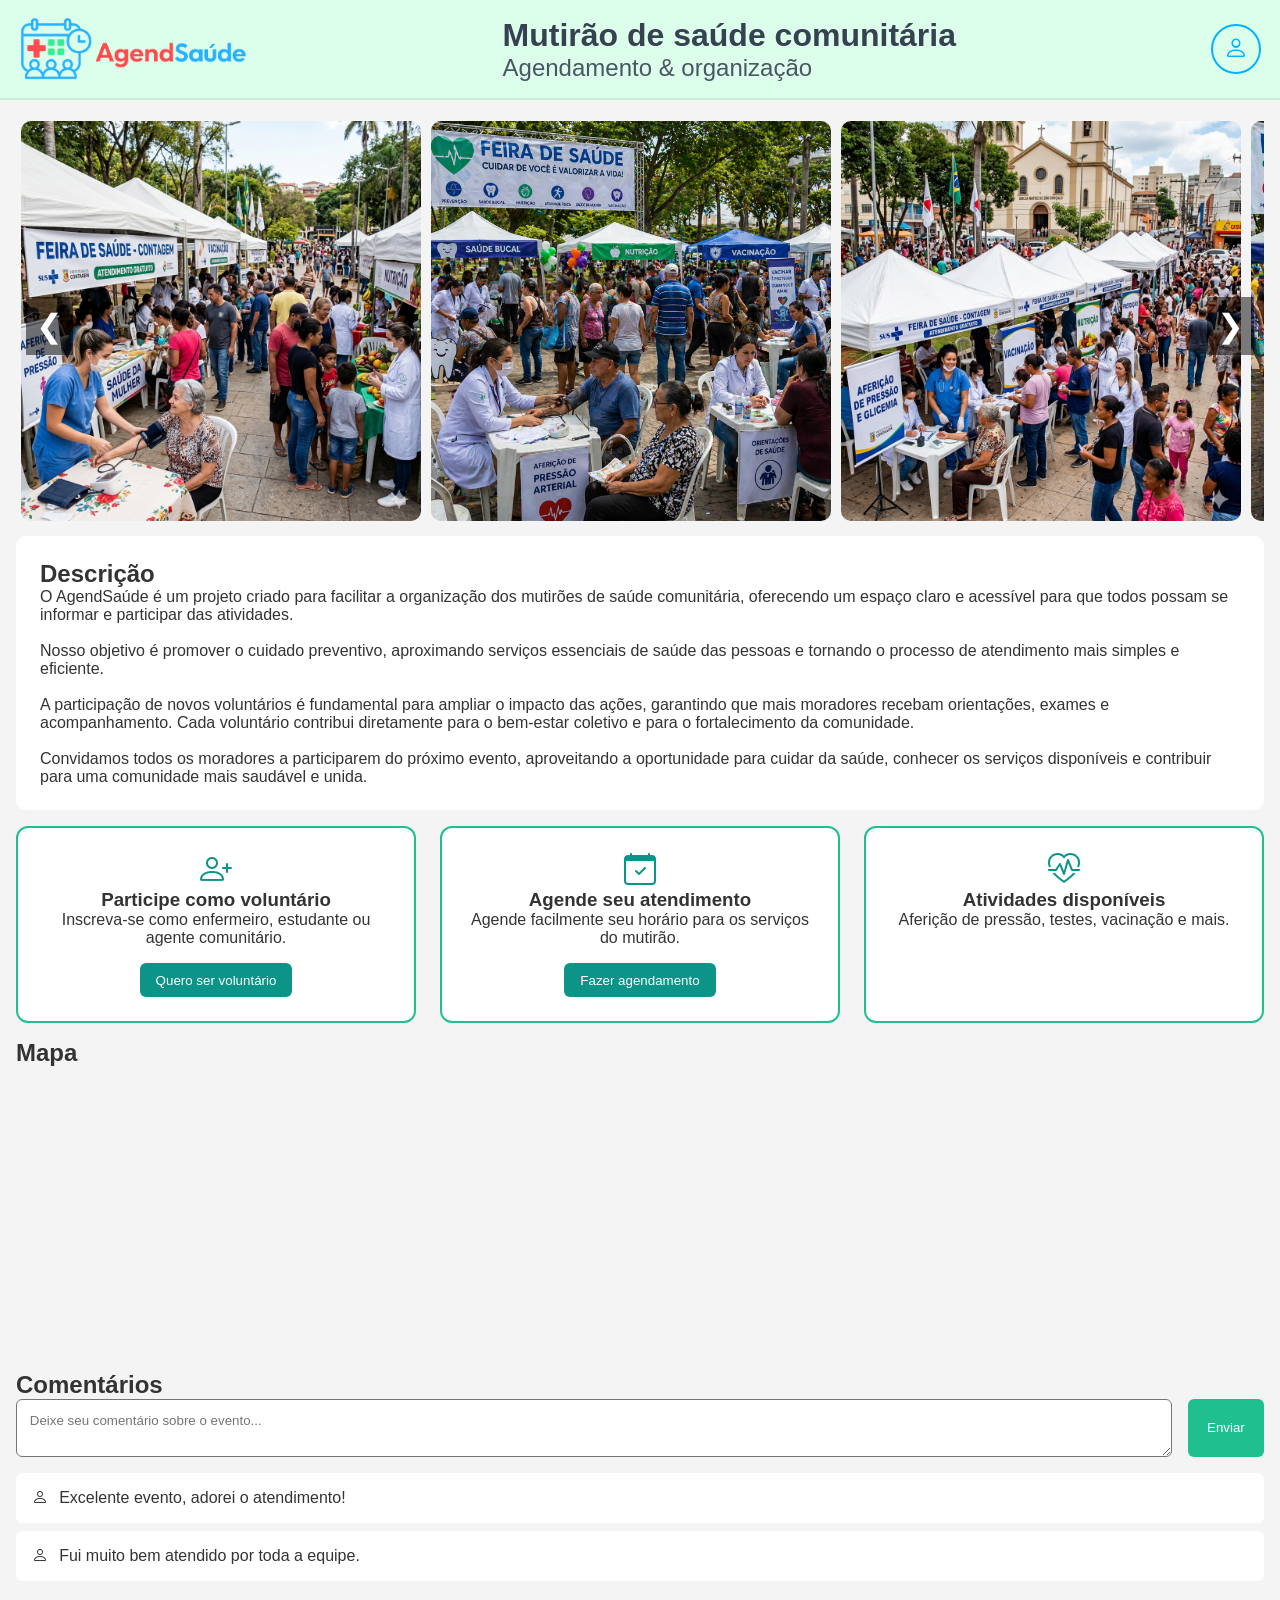
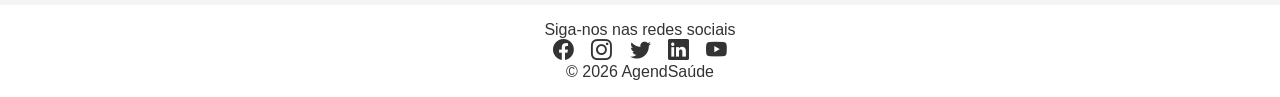
<file: Projeto_integrador-main atual/src/index.html>
<!DOCTYPE html>
<html lang="pt-BR">
<head>
  <meta charset="UTF-8" />
  <meta name="viewport" content="width=device-width, initial-scale=1.0" />
  <title>AgendSaúde | Mutirão de Saúde Comunitária</title>

  <link rel="stylesheet" href="css/style.css" />
  <script defer src="js/scripyt.js"></script>

  <!-- Ícones -->
  <link rel="stylesheet" href="https://cdn.jsdelivr.net/npm/bootstrap-icons/font/bootstrap-icons.css">
</head>
<body>
  <!-- HEADER -->
  <header class="banner">
      <!-- LOGO -->
       <a href="#">
        <div class="logo">
          <img src="img/Logo png.png" alt="Ícone AgendSaúde">
        </div>
       </a>
      <!-- TÍTULO -->
      <div class="titulo">
        <h1>Mutirão de saúde comunitária</h1>
        <p>Agendamento & organização</p>
      </div>
     <!-- PERFIL -->
<a href="../src/pages/Login.html" class="perfil">
  <i class="bi bi-person"></i>
</a>
  </header>
  <!-- CONTEÚDO PRINCIPAL -->
  <main>
    <!-- HERO / CARROSSEL -->

    <section class="carousel" aria-label="Galeria de imagens">
    
      <button class="carousel-btn prev" aria-label="Imagem anterior">&#10094;</button>
  
      <div class="carousel-track-container">
        <ul class="carousel-track">
          <li class="carousel-slide current"><img src="img/feira1.png" alt="Imagem 1"></li>
          <li class="carousel-slide"><img src="img/feira2.png" alt="Imagem 2"></li>
          <li class="carousel-slide"><img src="img/feira3.png" alt="Imagem 3"></li>
          <li class="carousel-slide"><img src="img/feira4.png" alt="Imagem 4"></li>
          <li class="carousel-slide"><img src="img/feira5.png" alt="Imagem 5"></li>
          <li class="carousel-slide"><img src="img/feira6.png" alt="Imagem 6"></li>
          <li class="carousel-slide"><img src="img/feira7.png" alt="Imagem 7"></li>
          <li class="carousel-slide"><img src="img/feira8.png" alt="Imagem 8"></li>
          <li class="carousel-slide"><img src="img/feira9.png" alt="Imagem 9"></li>
          <li class="carousel-slide"><img src="img/feira10.png" alt="Imagem 10"></li>
        </ul>
      </div>
  
      <button class="carousel-btn next" aria-label="Próxima imagem">&#10095;</button>
  
    </section>

    <!-- DESCRIÇÃO -->
    <section id="descricao" class="descricao">
      <h2>Descrição</h2>
      <article>
        <p>
          O AgendSaúde é um projeto criado para facilitar a organização dos 
          mutirões de saúde comunitária, oferecendo um espaço claro e acessível 
          para que todos possam se informar e participar das atividades. <br><br>
        </p>
        <p>
          Nosso objetivo é promover o cuidado preventivo, 
          aproximando serviços essenciais  de saúde das pessoas e 
          tornando o processo de atendimento mais simples e eficiente. <br><br>
        </p>
        <p>
          A participação de novos voluntários é fundamental para ampliar o impacto das ações,  
          garantindo que mais moradores recebam orientações, exames e acompanhamento. 
          Cada voluntário contribui diretamente para o bem-estar coletivo e para o fortalecimento 
          da  comunidade. <br><br>
        </p>
        <p>
          Convidamos todos os moradores a participarem do próximo evento, 
          aproveitando a  oportunidade para cuidar da saúde, conhecer os 
          serviços disponíveis e contribuir para uma comunidade mais saudável e unida.
        </p>
      </article>
    </section>

    <!-- AÇÕES -->
    <section id="acoes" class="acoes">
      <article class="card">
        <i class="bi bi-person-plus"></i>
        <h3>Participe como voluntário</h3>
        <p>Inscreva-se como enfermeiro, estudante ou agente comunitário.</p>
        <a href="./pages/voluntario.html">
          <button>Quero ser voluntário</button>
        </a>
      </article>

      <article class="card destaque">
        <i class="bi bi-calendar-check"></i>
        <h3>Agende seu atendimento</h3>
        <p>Agende facilmente seu horário para os serviços do mutirão.</p>
        <a href="./pages/participantes.html">
          <button>Fazer agendamento</button>
        </a>
      </article>

      <article class="card">
        <i class="bi bi-heart-pulse"></i>
        <h3>Atividades disponíveis</h3>
        <p>Aferição de pressão, testes, vacinação e mais.</p>
      </article>
    </section>

    <!-- MAPA -->
    <section id="mapa" class="mapa">
      <h2>Mapa</h2>
      <iframe
      src="https://www.google.com/maps?q=Paróquia+São+Gonçalo+Contagem+MG&output=embed"
        loading="lazy"
        referrerpolicy="no-referrer-when-downgrade">
      </iframe>
    </section>

    <!-- COMENTÁRIOS -->
    <section id="comentarios" class="comentarios">
      <h2>Comentários</h2>

      <form id="formComentario">
        <textarea id="mensagem" placeholder="Deixe seu comentário sobre o evento..." required></textarea>
        <button type="submit">Enviar</button>
      </form>

      <div class="lista-comentarios">
        <article class="comentario">
          <i class="bi bi-person"></i>
          <p>Excelente evento, adorei o atendimento!</p>
        </article>

        <article class="comentario">
          <i class="bi bi-person"></i>
          <p>Fui muito bem atendido por toda a equipe.</p>
        </article>
      </div>
    </section>

  </main>

  <!-- FOOTER -->
  <footer class="footer">
    <p>Siga-nos nas redes sociais</p>
    <div class="redes">
      <i class="bi bi-facebook"></i>
      <i class="bi bi-instagram"></i>
      <i class="bi bi-twitter"></i>
      <i class="bi bi-linkedin"></i>
      <i class="bi bi-youtube"></i>
    </div>
    <span>© 2026 AgendSaúde</span>
  </footer>

</body>
</html>
</file>
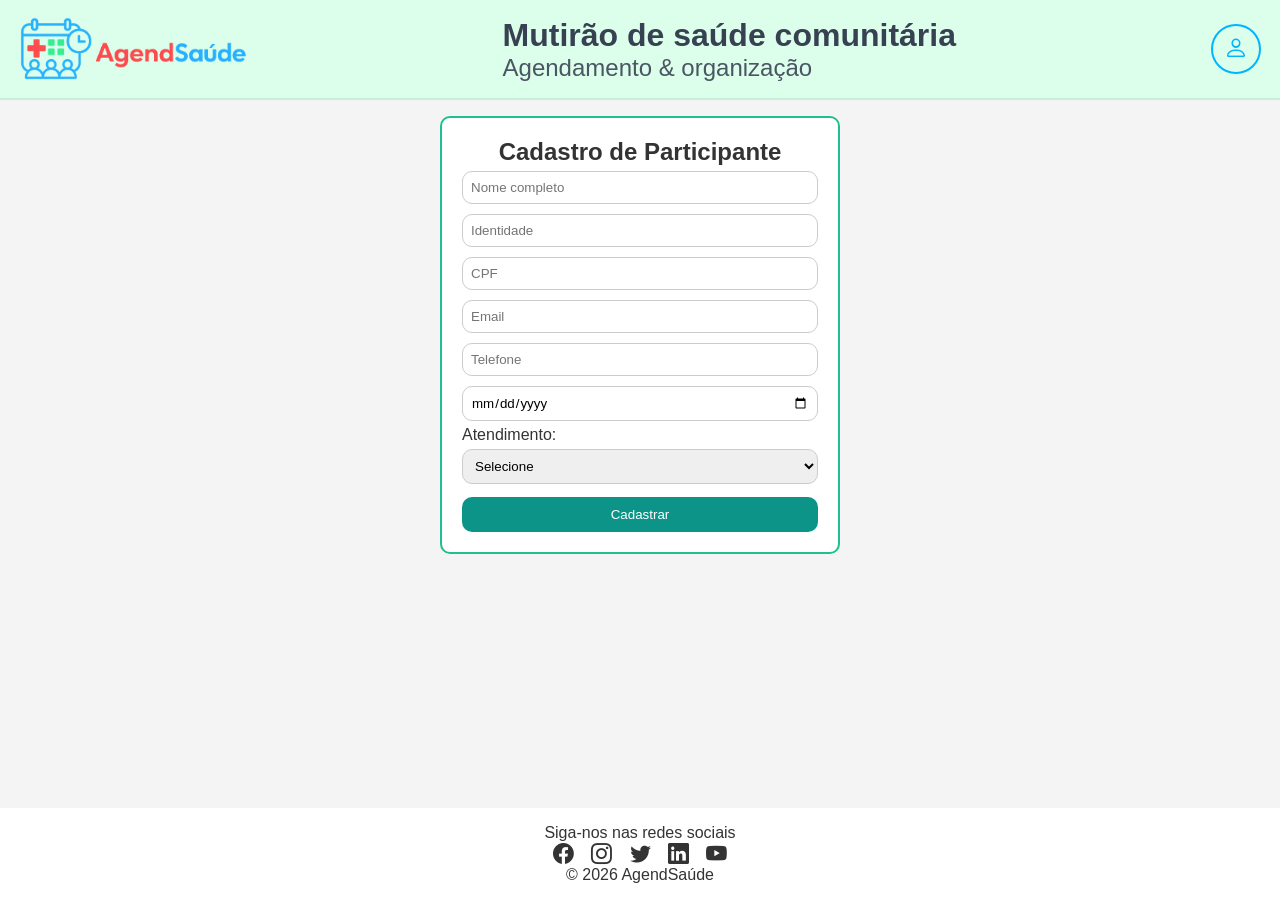
<file: Projeto_integrador-main atual/src/pages/participantes.html>
<!DOCTYPE html>
<html lang="pt-BR">
<head>
  <meta charset="UTF-8" />
  <meta name="viewport" content="width=device-width, initial-scale=1.0" />
  <title>AgendSaúde | Mutirão de Saúde Comunitária</title>
  <link rel="stylesheet" href="../css/voluntario.css">
  <script defer src="../js/voluntario.js"></script>

  <!-- Ícones -->
  <link rel="stylesheet" href="https://cdn.jsdelivr.net/npm/bootstrap-icons/font/bootstrap-icons.css">
<body>
  <!-- HEADER -->
  <header class="banner">
      <!-- LOGO -->
      <a href="../index.html">
        <div class="logo">
          <img src="../img/Logo png.png" alt="Ícone AgendSaúde">
        </div>
       </a>
      <!-- TÍTULO -->
      <div class="titulo">
        <h1>Mutirão de saúde comunitária</h1>
        <p>Agendamento & organização</p>
      </div>
    <!-- PERFIL -->
<a href="../pages/Login.html" class="perfil">
  <i class="bi bi-person"></i>
</a>
  </header>
  <!-- CONTEÚDO PRINCIPAL -->
  <main>
    <div class="container">
        <h2>Cadastro de Participante</h2>
    
        <form>
          <input type="text" placeholder="Nome completo" required>
          <input type="text" placeholder="Identidade" required>
          <input type="text" placeholder="CPF" required>
          <input type="email" placeholder="Email" required>
          <input type="tel" placeholder="Telefone" required>
          <input type="date" required>
    
            <label>Atendimento:</label>
            <select required>
                <option value="">Selecione</option>
                <option>Aferição de Pressão</option>
                <option>Glicemia</option>
                <option>Palestra</option>
                <option>Vacinação</option>
                <option>Orientação Nutricional</option>
            </select>
    
            <button type="submit">Cadastrar</button>
        </form>
    </div>
  </main>
  
  <!-- FOOTER -->
  <footer class="footer">
    <p>Siga-nos nas redes sociais</p>
    <div class="redes">
      <i class="bi bi-facebook"></i>
      <i class="bi bi-instagram"></i>
      <i class="bi bi-twitter"></i>
      <i class="bi bi-linkedin"></i>
      <i class="bi bi-youtube"></i>
    </div>
    <span>© 2026 AgendSaúde</span>
  </footer>

</body>
</html>
</file>
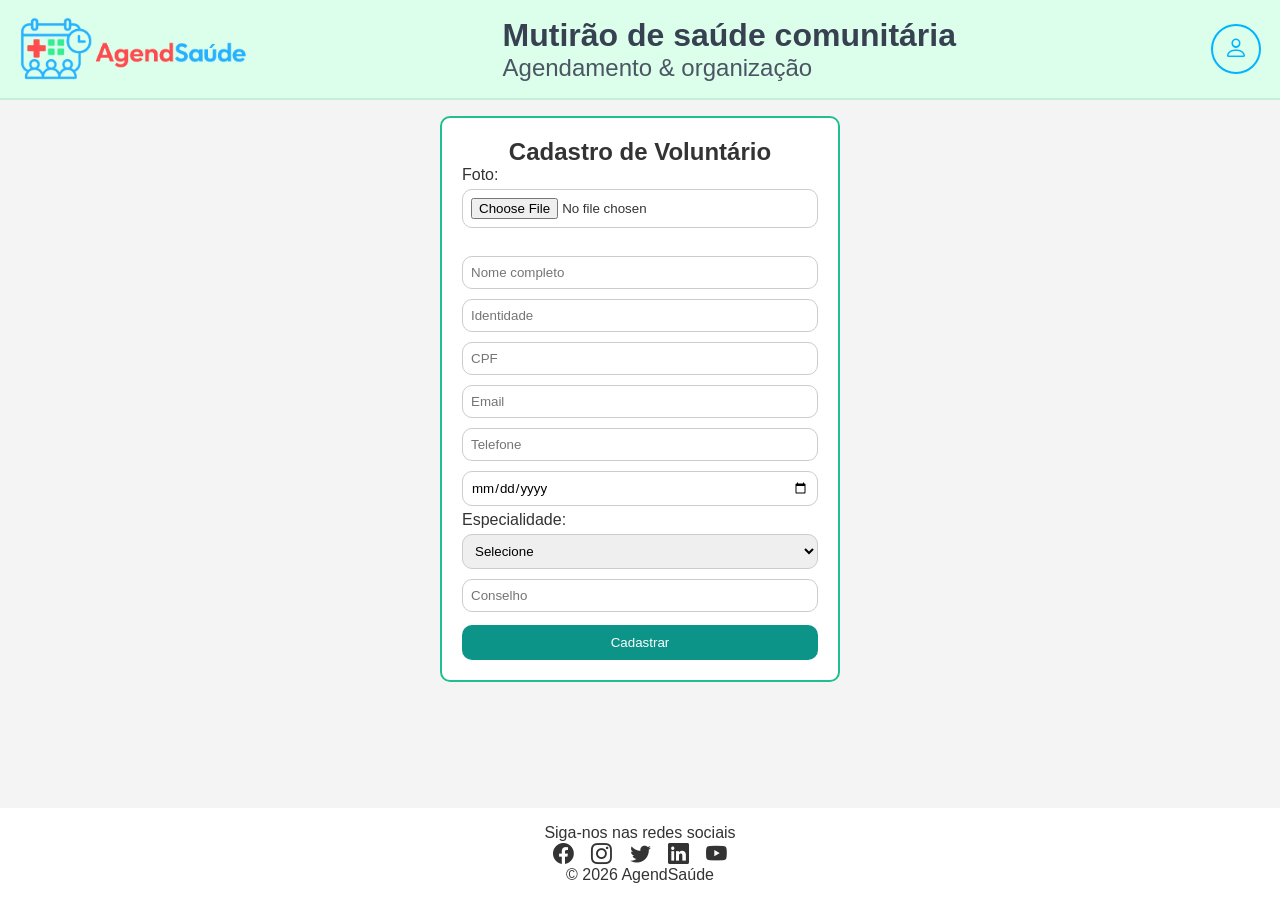
<file: Projeto_integrador-main atual/src/pages/voluntario.html>
<!DOCTYPE html>
<html lang="pt-BR">
<head>
  <meta charset="UTF-8" />
  <meta name="viewport" content="width=device-width, initial-scale=1.0" />
  <title>AgendSaúde | Mutirão de Saúde Comunitária</title>
  <link rel="stylesheet" href="../css/voluntario.css">
  <script defer src="../js/voluntario.js"></script>

  <!-- Ícones -->
  <link rel="stylesheet" href="https://cdn.jsdelivr.net/npm/bootstrap-icons/font/bootstrap-icons.css">
</head>
<body>
  <!-- HEADER -->
  <header class="banner">
      <!-- LOGO -->
      <a href="../index.html">
        <div class="logo">
          <img src="../img/Logo png.png" alt="Ícone AgendSaúde">
        </div>
       </a>
      <!-- TÍTULO -->
      <div class="titulo">
        <h1>Mutirão de saúde comunitária</h1>
        <p>Agendamento & organização</p>
      </div>
    <!-- PERFIL -->
    <a href="../pages/Login.html" class="perfil">
      <i class="bi bi-person"></i>
    </a>
  </header>
  <!-- CONTEÚDO PRINCIPAL -->
  <main>
    <div class="container">
      <h2>Cadastro de Voluntário</h2>
      <form>
          <label>Foto:</label>
          <input type="file" accept="image/*" onchange="previewFoto(event)">
          <img id="preview">
  
          <input type="text" placeholder="Nome completo" required>
          <input type="text" placeholder="Identidade" required>
          <input type="text" placeholder="CPF" required>
          <input type="email" placeholder="Email" required>
          <input type="tel" placeholder="Telefone" required>
          <input type="date" required>
  
          <label>Especialidade:</label>
          <select required>
            <option value="">Selecione</option>
            <option>Enfermeiros(a)</option>
            <option>Agente de saude</option>
            <option>Estudade</option>
         
          </select>
          <input type="text" placeholder="Conselho" required>
  
          <button type="submit">Cadastrar</button>
      </form>
  </div>
  </main>
  <!-- FOOTER -->
  <footer class="footer">
    <p>Siga-nos nas redes sociais</p>
    <div class="redes">
      <i class="bi bi-facebook"></i>
      <i class="bi bi-instagram"></i>
      <i class="bi bi-twitter"></i>
      <i class="bi bi-linkedin"></i>
      <i class="bi bi-youtube"></i>
    </div>
    <span>© 2026 AgendSaúde</span>
  </footer>

</body>
</html>
</file>
<file: Projeto_integrador-main atual/src/css/style.css>
:root {
  --primary: #1fbf8f;
  --secondary: #0d9488;
  --gray: #f4f4f4;
  --text: #333;
  --gray2:#ffffff;
}
* {
  margin: 0;
  padding: 0;
  box-sizing: border-box;
  font-family: "Segoe UI", sans-serif;
}
body {
  background: var(--gray);
  color: var(--text);
}
/* BANNER */
.banner {
  background-color: #dcffeb;
  border-bottom: 2px solid #c6efd9;
  width: 100%;
  height: 100px;
  align-items: center;
  padding: 0.8rem 1.2rem;
  display: flex;
  justify-content: space-between;
}
/* LOGO */
.logo{
  height: 4rem;
}
.logo img{
  height: 100%;
}
/* TÍTULO */
.titulo h1{
  display: block;
  font-size: 2rem;
  color: #374151;
}
.titulo p {
  font-size: 1.5rem;
  color: #4b5563;
}
/* PERFIL */
.perfil{
  width: 50px;
  height: 50px;

  border-radius: 50%;
  border: 2px solid #00b4ff;

  display: flex;
  align-items: center;
  justify-content: center;

  cursor: pointer;
  text-decoration: none;

  transition: 0.3s;
}

.perfil i{
  font-size: 1.5rem;
  color: #00b4ff;
}

.perfil:hover{
  background-color: #00b4ff;
}

.perfil:hover i{
  color: white;
}

/* MAIN */
main {
  padding: 1rem;
}
 /* Carrossel */
 .carousel {
  position: relative;
  width: 100%;
  height: 420px;
  overflow: hidden;
}

.carousel-track-container {
  overflow: hidden;
}

.carousel-track {
  display: flex;
  transition: transform 0.5s ease-in-out;
}

.carousel-slide {
  min-width: 100% /3;
  list-style: none;
  margin: 5px;
}

.carousel-slide img {
  width: 400px;
  display: block;
  border-radius: 10px;
}

.carousel-btn {
  position: absolute;
  top: 50%;
  transform: translateY(-50%);
  background: rgba(0,0,0,0.5);
  border: none;
  color: #fff;
  font-size: 2rem;
  padding: 10px;
  cursor: pointer;
  z-index: 10;
}

.carousel-btn.prev {
  left: 10px;
}

.carousel-btn.next {
  right: 10px;
}

.carousel-btn:hover {
  background: rgba(0,0,0,0.8);
}

/* DESCRIÇÃO */
.descricao {
  background: #fff;
  padding: 1.5rem;
  border-radius: 10px;
  margin-bottom: 1rem;
}

/* AÇÕES */
.acoes {
  display: grid;
  grid-template-columns: repeat(auto-fit, minmax(250px, 1fr));
  gap: 1.5rem;
  margin-bottom: 1rem;
}

.card {
  background: #fff;
  padding: 1.5rem;
  border: 2px solid var(--primary);
  border-radius: 12px;
  text-align: center;
}

.card i {
  font-size: 2rem;
  color: var(--secondary);
}

.card button {
  margin-top: 1rem;
  background: var(--secondary);
  color: #fff;
  border: none;
  padding: 0.6rem 1rem;
  border-radius: 6px;
  cursor: pointer;
}

/* MAPA */
.mapa iframe {
  width: 100%;
  height: 300px;
  border: none;
  border-radius: 10px;
}

/* COMENTÁRIOS */


form {
  display: flex;
  gap: 1rem;
  margin-bottom: 1rem;
}

form textarea {
  flex: 1;
  padding: 0.8rem;
  border-radius: 6px;
}

form button {
  background: var(--primary);
  color: #fff;
  border: none;
  border-radius: 6px;
  padding: 0.8rem 1.2rem;
}

.comentario {
  background: #fff;
  padding: 1rem;
  border-radius: 6px;
  margin-bottom: 0.5rem;
  display: flex;
  gap: 0.7rem;
  align-items: center;
}

/* FOOTER */
.footer {
  background: #fff;
  padding: 1rem;
  text-align: center;
}

.redes i {
  margin: 0 0.4rem;
  font-size: 1.3rem;
  cursor: pointer;
}
</file>
<file: Projeto_integrador-main atual/src/css/voluntario.css>
:root {
  --primary: #1fbf8f;
  --secondary: #0d9488;
  --gray: #f4f4f4;
  --text: #333;
  --gray2:#ffffff;
}

*{
  margin: 0;
  padding: 0;
  box-sizing: border-box;
  font-family: "Segoe UI", sans-serif;
}

body{
  background: var(--gray);
  color: var(--text);
}

/* BANNER */
.banner{
  background-color: #dcffeb;
  border-bottom: 2px solid #c6efd9;
  width: 100%;
  height: 100px;

  display: flex;
  align-items: center;
  justify-content: space-between;

  padding: 0.8rem 1.2rem;
}

/* LOGO */
.logo{
  height: 4rem;
}

.logo img{
  height: 100%;
}

/* TÍTULO */
.titulo h1{
  display: block;
  font-size: 2rem;
  color: #374151;
}

.titulo p{
  font-size: 1.5rem;
  color: #4b5563;
}

/* PERFIL */
.perfil{
  width: 50px;
  height: 50px;

  border-radius: 50%;
  border: 2px solid #00b4ff;

  display: flex;
  align-items: center;
  justify-content: center;

  cursor: pointer;
  text-decoration: none;

  transition: 0.3s;
}

.perfil i{
  font-size: 1.5rem;
  color: #00b4ff;
}

.perfil:hover{
  background-color: #00b4ff;
}

.perfil:hover i{
  color: white;
}

/* MAIN */
main{
  padding: 1rem;
}

.container{
  width: 400px;
  margin: auto;

  background: white;

  padding: 20px;

  border-radius: 10px;

  border: 2px solid var(--primary);
}

h2{
  text-align: center;
}

input,
select{
  width: 100%;

  padding: 8px;

  margin: 5px 0;

  border-radius: 10px;
  border: 1px solid #ccc;
}

button{
  width: 100%;

  margin-top: 8px;

  padding: 10px;

  background: var(--secondary);

  color: white;

  border: none;

  border-radius: 10px;

  cursor: pointer;

  transition: 0.3s;
}

button:hover{
  background: #0f766e;
}

/* FOOTER */
.footer{
  background: #fff;

  padding: 1rem;

  text-align: center;

  width: 100%;

  position: fixed;

  bottom: 0;
  left: 0;
}

.redes i{
  margin: 0 0.4rem;

  font-size: 1.3rem;

  cursor: pointer;
}
</file>
